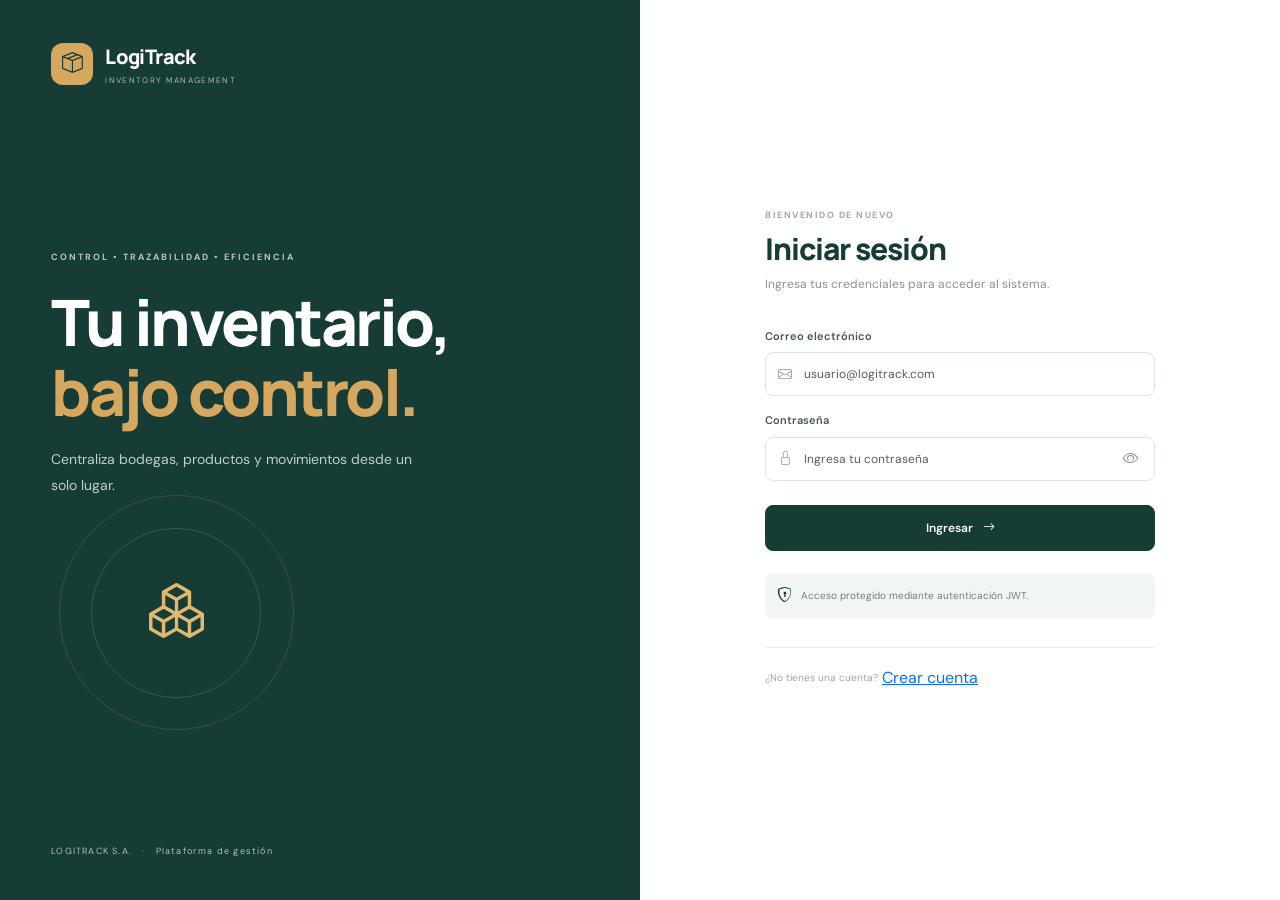
<file: LogiTrack-Frontend/index.html>
<!doctype html>
<html lang="es">
<head>
  <meta charset="utf-8">
  <meta name="viewport" content="width=device-width, initial-scale=1">
  <title>LogiTrack | Panel de control</title>

  <link href="https://cdn.jsdelivr.net/npm/bootstrap@5.3.3/dist/css/bootstrap.min.css" rel="stylesheet">
  <link href="https://cdn.jsdelivr.net/npm/bootstrap-icons@1.11.3/font/bootstrap-icons.min.css" rel="stylesheet">
  <link rel="stylesheet" href="assets/css/app.css">
</head>

<body class="app-body">

  <div class="app-shell">

    <!-- BARRA LATERAL -->
    <aside class="sidebar" id="sidebar">

      <div class="brand-lockup">
        <div class="brand-mark">
          <i class="bi bi-box-seam"></i>
        </div>
        <div>
          <div class="brand-name">LogiTrack</div>
          <div class="brand-caption">INVENTORY MANAGEMENT</div>
        </div>
      </div>

      <div class="sidebar-label">MENÚ PRINCIPAL</div>

      <nav class="side-nav" id="sideNav">

        <button class="nav-link active" data-view="dashboard">
          <i class="bi bi-grid-1x2"></i>
          <span>Dashboard</span>
        </button>

        <button class="nav-link" data-view="bodegas">
          <i class="bi bi-buildings"></i>
          <span>Bodegas</span>
        </button>

        <button class="nav-link" data-view="productos">
          <i class="bi bi-box2"></i>
          <span>Productos</span>
        </button>

        <button class="nav-link" data-view="inventarios">
          <i class="bi bi-clipboard-data"></i>
          <span>Inventario</span>
        </button>

        <button class="nav-link" data-view="movimientos">
          <i class="bi bi-arrow-left-right"></i>
          <span>Movimientos</span>
        </button>

        <div class="sidebar-label sidebar-label-spaced">
          CONTROL
        </div>

        <button class="nav-link" data-view="auditorias">
          <i class="bi bi-shield-check"></i>
          <span>Auditorías</span>
        </button>

        <button class="nav-link" data-view="reportes">
          <i class="bi bi-bar-chart-line"></i>
          <span>Reportes</span>
        </button>

        <!-- NUEVO MÓDULO DE USUARIOS -->
        <button class="nav-link" data-view="usuarios" id="usuariosNav">
          <i class="bi bi-people"></i>
          <span>Usuarios</span>
        </button>

        <div class="sidebar-label sidebar-label-spaced">
          CATÁLOGOS
        </div>

        <button class="nav-link" data-view="ciudades">
          <i class="bi bi-geo-alt"></i>
          <span>Ciudades</span>
        </button>

        <button class="nav-link" data-view="marcas">
          <i class="bi bi-tags"></i>
          <span>Marcas</span>
        </button>

        <button class="nav-link" data-view="categorias">
          <i class="bi bi-bookmarks"></i>
          <span>Categorías</span>
        </button>

      </nav>

      <div class="sidebar-bottom">

        <div class="sidebar-status">
          <span class="status-dot"></span>
          API conectada por sesión
        </div>

        <button class="logout-btn" id="logoutBtn">
          <i class="bi bi-box-arrow-left"></i>
          Cerrar sesión
        </button>

      </div>

    </aside>

    <!-- CONTENIDO PRINCIPAL -->
    <main class="main-area">

      <header class="topbar">

        <button class="mobile-menu" id="mobileMenu" aria-label="Abrir menú">
          <i class="bi bi-list"></i>
        </button>

        <div class="topbar-context">
          <span class="eyebrow">LOGITRACK S.A.</span>
          <span class="topbar-title" id="topbarTitle">Dashboard</span>
        </div>

        <div class="topbar-right">

          <div class="api-indicator">
            <span class="status-dot"></span>
            <span>Backend</span>
          </div>

          <div class="user-chip">
            <div class="user-avatar">
              <i class="bi bi-person"></i>
            </div>

            <div>
              <strong id="userEmail">Sesión activa</strong>
              <small>Usuario autenticado</small>
            </div>
          </div>

        </div>

      </header>

      <section class="content-area">
        <div id="alertArea"></div>
        <div id="viewRoot"></div>
      </section>

      <footer class="app-footer">
        <span>© 2026 LogiTrack S.A.</span>
        <span>Gestión inteligente de inventario</span>
      </footer>

    </main>

  </div>

  <!-- MODAL GENERAL -->
  <div class="modal fade" id="appModal" tabindex="-1" aria-hidden="true">

    <div class="modal-dialog modal-dialog-centered modal-lg">

      <div class="modal-content">

        <div class="modal-header">
          <div>
            <div class="eyebrow">LOGITRACK</div>
            <h5 class="modal-title" id="modalTitle">Formulario</h5>
          </div>

          <button type="button" class="btn-close"
                  data-bs-dismiss="modal" aria-label="Cerrar">
          </button>
        </div>

        <div class="modal-body" id="modalBody"></div>

        <div class="modal-footer">

          <button class="btn btn-light" data-bs-dismiss="modal">
            Cancelar
          </button>

          <button class="btn btn-primary" id="modalSaveBtn">
            Guardar
          </button>

        </div>

      </div>

    </div>

  </div>

  <!-- SCRIPTS -->
  <script src="https://cdn.jsdelivr.net/npm/bootstrap@5.3.3/dist/js/bootstrap.bundle.min.js"></script>
  <script src="assets/js/api.js"></script>
  <script src="assets/js/app.js"></script>

</body>
</html>
</file>
<file: LogiTrack-Frontend/assets/css/app.css>
@import url('https://fonts.googleapis.com/css2?family=DM+Sans:wght@400;500;600;700&family=Manrope:wght@400;500;600;700;800&display=swap');
:root{--green:#173B35;--blue:#244B68;--bg:#F4F6F3;--gold:#D6A85F;--ink:#1D2B28;--muted:#7B8985;--line:#E7ECE8;--white:#fff;--shadow:0 8px 28px rgba(24,54,47,.055)}
*{box-sizing:border-box}body{font-family:'DM Sans',sans-serif;color:var(--ink);background:var(--bg);margin:0}h1,h2,h3,h4,h5,.brand-name{font-family:'Manrope',sans-serif}button{font-family:inherit}.app-shell{min-height:100vh}.sidebar{width:258px;background:var(--green);color:#fff;position:fixed;inset:0 auto 0 0;display:flex;flex-direction:column;padding:27px 18px 18px;z-index:20}.brand-lockup{display:flex;align-items:center;gap:12px;padding:0 10px 34px}.brand-mark{width:42px;height:42px;background:var(--gold);color:var(--green);border-radius:12px;display:grid;place-items:center;font-size:21px}.brand-name{font-size:20px;font-weight:800;letter-spacing:-.6px}.brand-caption{font-size:8px;letter-spacing:1.35px;opacity:.64;margin-top:2px}.sidebar-label{font-size:9px;font-weight:700;letter-spacing:1.45px;color:#9EB5AC;padding:0 13px 10px}.sidebar-label-spaced{padding-top:24px}.side-nav{overflow:auto;flex:1}.side-nav .nav-link{width:100%;border:0;background:transparent;color:#C5D3CD;text-align:left;display:flex;align-items:center;gap:13px;padding:11px 14px;border-radius:9px;font-size:13px;font-weight:500;margin:2px 0;transition:.2s}.side-nav .nav-link i{font-size:17px;width:20px;text-align:center}.side-nav .nav-link:hover{background:#ffffff12;color:#fff}.side-nav .nav-link.active{background:#ffffff1c;color:#fff;box-shadow:inset 3px 0 var(--gold)}.sidebar-bottom{border-top:1px solid #ffffff20;padding:17px 8px 0}.sidebar-status{font-size:10px;color:#B5C8BF;display:flex;align-items:center;gap:8px;margin-bottom:16px}.status-dot{width:7px;height:7px;border-radius:50%;background:#78C79A;display:inline-block;box-shadow:0 0 0 3px #78c79a22}.logout-btn{border:0;background:transparent;color:#D2DED8;font-size:12px;padding:8px 5px}.logout-btn:hover{color:#fff}.main-area{margin-left:258px;min-height:100vh;display:flex;flex-direction:column}.topbar{height:78px;background:#fff;border-bottom:1px solid var(--line);display:flex;align-items:center;justify-content:space-between;padding:0 38px;position:sticky;top:0;z-index:10}.topbar-context{display:flex;flex-direction:column;gap:2px}.eyebrow{font-size:9px;font-weight:700;letter-spacing:1.5px;color:#9AABA4}.topbar-title{font:700 16px 'Manrope';color:var(--green)}.topbar-right{display:flex;align-items:center;gap:25px}.api-indicator{display:flex;align-items:center;gap:8px;font-size:11px;color:#6E7D77}.user-chip{display:flex;align-items:center;gap:10px;border-left:1px solid var(--line);padding-left:22px}.user-avatar{width:34px;height:34px;border-radius:50%;background:#E9F0EB;color:var(--green);display:grid;place-items:center}.user-chip strong,.user-chip small{display:block}.user-chip strong{font-size:11px;max-width:190px;overflow:hidden;text-overflow:ellipsis}.user-chip small{font-size:9px;color:var(--muted);margin-top:2px}.content-area{padding:34px 38px 30px;flex:1;max-width:1600px;width:100%;margin:0 auto}.app-footer{padding:15px 38px;border-top:1px solid var(--line);display:flex;justify-content:space-between;color:#9AA6A1;font-size:10px}.page-heading{display:flex;justify-content:space-between;align-items:flex-end;gap:20px;margin-bottom:27px}.page-heading h1{font-size:27px;font-weight:800;letter-spacing:-1px;color:var(--green);margin:5px 0 5px}.page-heading p{color:var(--muted);font-size:12px;margin:0}.btn-primary{background:var(--green);border-color:var(--green);font-size:12px;font-weight:600;padding:10px 15px;border-radius:8px}.btn-primary:hover,.btn-primary:focus{background:#214D43;border-color:#214D43}.btn-outline-primary{color:var(--green);border-color:#C7D4CD;font-size:11px;font-weight:600;border-radius:7px}.btn-outline-primary:hover{background:var(--green);border-color:var(--green)}.stats-grid{display:grid;grid-template-columns:repeat(4,minmax(0,1fr));gap:16px;margin-bottom:20px}.stat-card,.panel-card{background:#fff;border:1px solid var(--line);border-radius:12px;box-shadow:var(--shadow)}.stat-card{padding:19px 20px;min-height:142px}.stat-icon{width:36px;height:36px;border-radius:10px;display:grid;place-items:center;font-size:17px;margin-bottom:13px}.stat-icon.blue{background:#EAF0F6;color:#426D8B}.stat-icon.green{background:#E9F3EC;color:#3F8060}.stat-icon.gold{background:#F8F1E5;color:#B4863E}.stat-icon.purple{background:#F0ECF6;color:#8065A0}.stat-label{font-size:11px;color:#778780}.stat-value{font:800 25px 'Manrope';color:var(--green);margin-top:3px}.stat-foot{font-size:9px;color:#A3ADA8;margin-top:5px}.dashboard-grid{display:grid;grid-template-columns:1fr 1fr;gap:18px}.panel-card{padding:20px;margin-bottom:18px;min-width:0}.panel-heading{display:flex;align-items:center;justify-content:space-between;gap:12px;margin-bottom:15px}.panel-heading h3{font:700 14px 'Manrope';color:var(--green);margin:0}.panel-heading p{font-size:10px;color:var(--muted);margin:4px 0 0}.table-wrap{overflow-x:auto}.app-table{font-size:11px;vertical-align:middle;margin:0;white-space:nowrap}.app-table thead th{font-size:9px;text-transform:uppercase;letter-spacing:.7px;color:#96A39D;font-weight:700;border-bottom:1px solid var(--line);padding:11px 10px}.app-table tbody td{padding:12px 10px;border-color:#F0F3F0;color:#53635C}.app-table tbody tr:last-child td{border-bottom:0}.app-table strong{color:#2A3D35;font-weight:600}.table-id{font:700 11px 'Manrope';color:var(--blue)!important}.table-empty{text-align:center!important;padding:28px!important;color:#9AA7A0!important}.status-pill{display:inline-block;border-radius:30px;padding:4px 9px;font-size:9px;font-weight:700;letter-spacing:.2px;background:#F0F2F0;color:#78837D}.status-pill.success{background:#E8F4EC;color:#3E815B}.status-pill.warning{background:#FBF2E3;color:#B27C2F}.status-pill.secondary{background:#EFF0F1;color:#777E82}.status-pill.neutral{background:#EDF2F5;color:#597184}.row-actions{display:flex;gap:5px}.icon-btn{width:28px;height:28px;border:1px solid #E5EBE6;background:#fff;border-radius:7px;color:#63766D;display:inline-grid;place-items:center;font-size:12px}.icon-btn:hover{background:#EEF4EF;color:var(--green)}.icon-btn.danger:hover{background:#FCEEEE;color:#B94B4B;border-color:#F5DADA}.info-strip{display:flex;align-items:center;gap:13px;background:#EAF1EC;border:1px solid #DCE8DF;padding:14px 17px;border-radius:10px;margin-top:18px;color:var(--green)}.info-strip>i{font-size:19px}.info-strip div{display:flex;flex-direction:column;flex:1}.info-strip strong{font-size:11px}.info-strip span{font-size:10px;color:#6F8177}.mini-stats{display:grid;grid-template-columns:repeat(3,1fr);gap:14px;margin-bottom:18px}.mini-stats>div{background:#fff;border:1px solid var(--line);border-radius:10px;padding:14px 17px;display:flex;justify-content:space-between;align-items:center}.mini-stats span{font-size:11px;color:var(--muted)}.mini-stats strong{font:800 20px 'Manrope';color:var(--green)}.form-label{font-size:11px;font-weight:600;color:#43564D}.form-control,.form-select{font-size:12px;border-color:#DDE5DF;border-radius:8px;padding:10px 12px}.form-control:focus,.form-select:focus{border-color:#8DA99A;box-shadow:0 0 0 .18rem #173b3514}.form-hint{font-size:10px;color:#87958D;background:#F5F7F5;padding:10px 12px;border-radius:7px}.movement-details{display:flex;flex-direction:column;gap:8px}.detail-row{display:grid;grid-template-columns:1fr 1fr 30px;gap:8px}.detail-summary{display:grid;grid-template-columns:repeat(2,1fr);gap:12px;background:#F7F9F7;padding:15px;border-radius:9px;margin-bottom:15px}.detail-summary>div{display:flex;flex-direction:column;gap:6px}.detail-summary span{font-size:9px;color:#8B9991;text-transform:uppercase;letter-spacing:.7px}.detail-summary strong{font-size:11px}.json-view{font-size:10px;background:#F5F7F5;border:1px solid #E7ECE8;padding:12px;border-radius:8px;max-height:180px;overflow:auto;color:#496054}.report-grid{display:grid;grid-template-columns:1fr 1fr;gap:18px}.bars-container{display:flex;flex-direction:column;gap:17px;padding:10px 2px}.bar-label{display:flex;justify-content:space-between;font-size:10px;color:#596B62;margin-bottom:7px}.bar-label strong{color:var(--green)}.bar-track{height:8px;background:#EFF3EF;border-radius:20px;overflow:hidden}.bar-fill{height:100%;background:linear-gradient(90deg,var(--green),#67927D);border-radius:20px}.rank-number{width:23px;height:23px;display:inline-grid;place-items:center;background:#F5F1E8;border-radius:7px;color:#A17A3F;font-weight:700}.loading-state{min-height:280px;display:flex;align-items:center;justify-content:center;gap:12px;color:#819087;font-size:12px}.loading-state .spinner-border{width:20px;height:20px;color:var(--green)}.empty-panel{background:#fff;border:1px solid var(--line);border-radius:12px;text-align:center;padding:55px 20px;max-width:650px;margin:35px auto}.empty-icon{width:54px;height:54px;background:#F1F4F1;border-radius:16px;display:grid;place-items:center;color:var(--green);font-size:22px;margin:0 auto 15px}.empty-panel h3{font:700 17px 'Manrope';color:var(--green)}.empty-panel p{font-size:12px;color:#718078;margin:8px 0}.empty-panel small{font-size:10px;color:#9AA69F}.app-alert{font-size:12px;border-radius:8px}.mobile-menu{display:none;border:0;background:transparent;font-size:22px;color:var(--green)}.login-body{min-height:100vh;background:#fff}.login-layout{min-height:100vh;display:grid;grid-template-columns:1fr 1fr}.login-brand-panel{background:var(--green);color:#fff;position:relative;overflow:hidden;padding:42px 8%;display:flex;flex-direction:column;justify-content:space-between}.brand-lockup-light{padding:0}.login-hero{position:relative;z-index:1;margin:auto 0;padding:50px 0}.hero-kicker{font-size:9px;letter-spacing:2px;color:#B7C9BE;font-weight:700}.login-hero h1{font-size:clamp(40px,5vw,65px);font-weight:800;letter-spacing:-2.5px;line-height:1.1;margin:20px 0}.login-hero h1 em{font-style:normal;color:var(--gold)}.login-hero p{font-size:14px;color:#C0D0C7;max-width:370px;line-height:1.8}.hero-decoration{width:250px;height:150px;position:relative;margin-top:40px;color:#E0B96F;font-size:55px;display:flex;align-items:center;justify-content:center}.hero-decoration>i{z-index:2}.hero-ring{position:absolute;border:1px solid #ffffff24;border-radius:50%;width:170px;height:170px}.ring-two{width:235px;height:235px;border-color:#D6A85F30}.login-panel-footer{font-size:9px;letter-spacing:1.2px;color:#AFC1B7}.login-panel-footer span{color:var(--gold);padding:0 7px}.login-form-panel{display:grid;place-items:center;padding:35px}.login-form-wrap{width:min(390px,100%)}.login-form-wrap h2{font-size:30px;font-weight:800;letter-spacing:-1px;color:var(--green);margin:8px 0}.login-subtitle{font-size:12px;color:#87948D;margin-bottom:30px}.input-icon-wrap{position:relative}.input-icon-wrap>i{position:absolute;left:13px;top:50%;transform:translateY(-50%);color:#9BA9A1;font-size:14px;z-index:2}.input-icon-wrap .form-control{padding:12px 42px 12px 38px}.password-toggle{position:absolute;right:10px;top:50%;transform:translateY(-50%);border:0;background:transparent;color:#87948D}.login-submit{padding:13px;border-radius:8px;display:flex;align-items:center;justify-content:center;gap:10px}.login-note{display:flex;gap:9px;align-items:center;margin-top:22px;padding:12px;background:#F2F6F2;border-radius:8px;color:#6E8276;font-size:10px}.login-note i{font-size:15px;color:var(--green)}.login-form-footer{border-top:1px solid var(--line);margin-top:28px;padding-top:17px;font-size:10px;color:#9AA69F;line-height:1.6}.mobile-login-brand{display:none}.login-form-panel .alert{font-size:11px}
@media(max-width:1100px){.content-area{padding:28px 25px}.topbar{padding:0 25px}.stats-grid{grid-template-columns:repeat(2,1fr)}.dashboard-grid,.report-grid{grid-template-columns:1fr}.sidebar{width:235px}.main-area{margin-left:235px}}
@media(max-width:760px){.sidebar{transform:translateX(-100%);transition:transform .25s;width:260px;box-shadow:15px 0 35px #0b201a30}.sidebar.sidebar-open{transform:translateX(0)}.main-area{margin-left:0}.mobile-menu{display:block}.topbar{height:68px;padding:0 17px;gap:12px}.topbar-context{flex:1}.topbar-right{gap:10px}.api-indicator{display:none}.user-chip{padding-left:10px}.user-chip strong{max-width:115px}.content-area{padding:25px 16px}.page-heading{align-items:flex-start;flex-direction:column}.page-heading h1{font-size:24px}.page-heading>.btn{align-self:flex-start}.stats-grid{gap:10px}.stat-card{padding:15px;min-height:130px}.stat-value{font-size:22px}.dashboard-grid{gap:10px}.panel-card{padding:15px}.app-footer{padding:13px 17px;font-size:9px}.mini-stats{gap:8px}.mini-stats>div{padding:11px;display:block}.mini-stats strong{display:block;margin-top:4px}.report-grid{gap:0}.login-layout{grid-template-columns:1fr}.login-brand-panel{display:none}.login-form-panel{min-height:100vh;padding:30px 24px}.mobile-login-brand{display:flex;padding:0 0 50px}.login-form-wrap{max-width:410px}.detail-row{grid-template-columns:1fr 1fr 30px}}
@media(max-width:420px){.stats-grid{grid-template-columns:1fr 1fr}.stat-label{font-size:10px}.stat-value{font-size:20px}.topbar-title{font-size:14px}.user-chip small{display:none}.user-chip strong{max-width:95px}.mini-stats span{font-size:9px}.mini-stats strong{font-size:17px}}
</file>
